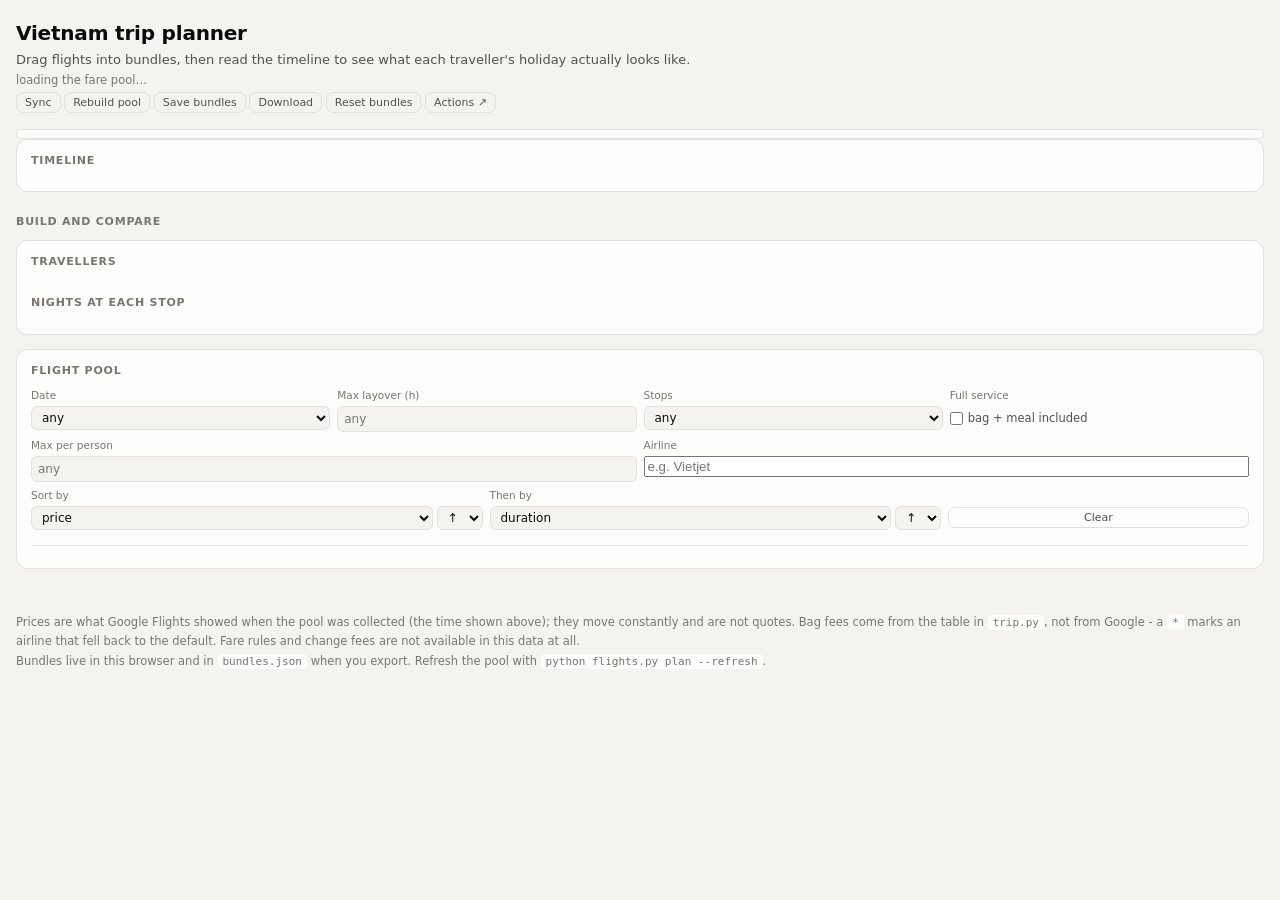
<file: plan.html>
<!DOCTYPE html>
<html lang="en"><head>
<meta charset="utf-8">
<meta name="viewport" content="width=device-width,initial-scale=1">
<title>Vietnam trip planner</title>
<style>
:root{
  --surface-0:#f4f3f0; --surface-1:#fcfcfb; --border:#e3e1dc;
  --text-primary:#0b0b0b; --text-secondary:#52514e; --text-muted:#78766f;
  --series-1:#2a78d6; --series-1-fill:rgba(42,120,214,.12);
  --good:#0ca30c; --critical:#d03b3b; --warning:#fab219; --grid:#e8e6e1;
  color-scheme:light;
}
@media (prefers-color-scheme:dark){
  :root:where(:not([data-theme="light"])){
    --surface-0:#111110; --surface-1:#1a1a19; --border:#2f2f2c;
    --text-primary:#ffffff; --text-secondary:#c3c2b7; --text-muted:#8f8e85;
    --series-1:#3987e5; --series-1-fill:rgba(57,135,229,.18);
    --good:#0ca30c; --critical:#d03b3b; --warning:#fab219; --grid:#2a2a27;
    color-scheme:dark;
  }
}
:root[data-theme="dark"]{
  --surface-0:#111110; --surface-1:#1a1a19; --border:#2f2f2c;
  --text-primary:#ffffff; --text-secondary:#c3c2b7; --text-muted:#8f8e85;
  --series-1:#3987e5; --series-1-fill:rgba(57,135,229,.18);
  --good:#0ca30c; --critical:#d03b3b; --warning:#fab219; --grid:#2a2a27;
  color-scheme:dark;
}

*{box-sizing:border-box}
body{margin:0;padding:18px 16px 60px;background:var(--surface-0);color:var(--text-primary);
  font:13.5px/1.5 ui-sans-serif,system-ui,-apple-system,"Segoe UI",Roboto,sans-serif}
.wrap{max-width:1560px;margin:0 auto}
h1{font-size:20px;margin:0 0 2px;letter-spacing:-.01em}
.lede{color:var(--text-secondary);margin:0 0 2px;font-size:13px}
.runbar{color:var(--text-muted);font-size:11.5px;margin:0 0 16px}
.panel{background:var(--surface-1);border:1px solid var(--border);border-radius:11px;padding:13px 14px}
.sectitle{font-size:11px;text-transform:uppercase;letter-spacing:.07em;color:var(--text-muted);
  margin:0 0 9px;font-weight:600}
.board{display:grid;grid-template-columns:240px minmax(400px,440px) 1fr;gap:14px;align-items:start}
@media (max-width:1320px){.board{grid-template-columns:1fr}}
.boardtitle{margin:22px 0 9px}

/* The summary is the one thing that should read at a glance, so it gets the
   only large type on the page besides the bundle totals. */
.summary{padding:4px 6px}
.cmp{display:flex;gap:10px;overflow-x:auto;padding:8px 6px}
.cmpcard{flex:1 1 0;min-width:210px;border:1px solid var(--border);border-radius:10px;
  padding:11px 13px;cursor:pointer;background:transparent;text-align:left;
  font-family:inherit;color:inherit;position:relative;transition:border-color .12s}
.cmpcard:hover{border-color:var(--series-1)}
.cmpcard.on{border-color:var(--series-1);box-shadow:inset 0 0 0 1px var(--series-1)}
.cmpcard.best{background:color-mix(in srgb,var(--good) 6%,transparent)}
.cmpname{display:flex;align-items:center;gap:6px;font-size:12.5px;font-weight:600;margin-bottom:3px}
.cmptot{font-size:26px;font-weight:650;letter-spacing:-.02em;font-variant-numeric:tabular-nums;
  line-height:1.15;display:block}
.cmpdelta{font-size:11.5px;margin-top:1px}
.cmpstats{display:flex;gap:12px;margin-top:8px;padding-top:8px;border-top:1px solid var(--grid)}
.cmpstat{font-size:11px;color:var(--text-muted);line-height:1.35}
.cmpstat b{display:block;font-size:12.5px;color:var(--text-primary);font-weight:600;
  font-variant-numeric:tabular-nums}

/* left rail */
.trav{display:flex;flex-direction:column;gap:6px;margin-bottom:16px}
.travrow{display:flex;align-items:center;gap:8px;padding:6px 8px;border:1px solid var(--border);
  border-radius:8px;cursor:pointer;background:transparent;text-align:left;font:inherit;color:inherit;width:100%}
.travrow[aria-pressed="false"]{opacity:.42}
.dot{width:9px;height:9px;border-radius:50%;flex:none}
.travrow b{font-size:12.5px;font-weight:600;display:block}
.travrow span{font-size:11px;color:var(--text-muted)}
.stop{border:1px solid var(--border);border-radius:8px;padding:8px 9px;margin-bottom:7px}
.stop b{font-size:12.5px}
.stop .row{display:flex;align-items:center;gap:6px;margin-top:6px}
.stop label{font-size:11px;color:var(--text-muted);min-width:36px}
input[type=number],select{font:inherit;font-size:12px;padding:3px 6px;border-radius:6px;
  border:1px solid var(--border);background:var(--surface-0);color:var(--text-primary);width:62px}
/* Filters live with the pool they filter, laid out across rather than down so
   they cost little vertical space above the cards. */
.filters{border-bottom:1px solid var(--grid);padding-bottom:9px;margin-bottom:9px}
.filters label{font-size:10.5px;color:var(--text-muted);display:block;margin:0 0 2px}
.frow{display:flex;gap:7px;margin-bottom:6px}
.frow>span{flex:1 1 0;min-width:0}
.frow>span.wide{flex:1.5 1 0}
.filters select,.filters input{width:100%;min-width:0}
.filters .chk label.inline{display:flex;align-items:center;gap:5px;font-size:11.5px;
  color:var(--text-secondary);margin:0;padding:4px 0;white-space:nowrap}
.filters .chk input[type=checkbox]{width:auto;flex:none;margin:0}
.sortrow{display:flex;gap:4px}
.sortrow select:first-child{flex:1;min-width:0}
.sortrow select:last-child{width:46px;flex:none}
.tedit{border:1px solid var(--border);border-radius:8px;padding:8px 9px;margin-bottom:6px}
.tedit .tr{display:flex;gap:5px;align-items:center;margin-top:5px}
.tedit .tr label{font-size:10.5px;color:var(--text-muted);width:30px;flex:none;margin:0}
.tedit input{width:100%;font-size:11.5px}
.tedit input.code{text-transform:uppercase}
.note{font-size:10.5px;color:var(--warning);margin:5px 0 0}

/* pool */
.slotname{font-size:12px;color:var(--text-secondary);margin:0 0 8px}
.slotname b{color:var(--text-primary)}
.card{border:1px solid var(--border);border-radius:9px;padding:8px 9px;margin-bottom:6px;
  cursor:grab;background:var(--surface-1)}
.card:active{cursor:grabbing}
.card.dragging{opacity:.4}
.card:hover{border-color:var(--series-1)}
.card .top{display:flex;justify-content:space-between;gap:8px;align-items:baseline}
.card .air{font-weight:600;font-size:12.5px}
.card .pr{font-weight:650;font-variant-numeric:tabular-nums;white-space:nowrap}
.card .mid{font-size:11.5px;color:var(--text-secondary);font-variant-numeric:tabular-nums;margin-top:2px}
.card .tags{margin-top:4px;display:flex;gap:4px;flex-wrap:wrap}
.tag{font-size:10px;padding:1px 6px;border-radius:999px;border:1px solid var(--border);color:var(--text-muted)}
.tag.bad{color:var(--critical);border-color:color-mix(in srgb,var(--critical) 40%,transparent)}
.tag.warn{color:var(--warning);border-color:color-mix(in srgb,var(--warning) 55%,transparent)}
.tag.good{color:var(--good);border-color:color-mix(in srgb,var(--good) 40%,transparent)}
.poolscroll{max-height:660px;overflow-y:auto;padding-right:3px}

/* bundles */
.bundles{display:flex;gap:12px;align-items:start;overflow-x:auto;padding-bottom:4px}
.bundle{flex:1 1 0;min-width:300px;background:var(--surface-1);border:1px solid var(--border);
  border-radius:11px;padding:11px 12px}
.bundle.active{border-color:var(--series-1);box-shadow:0 0 0 1px var(--series-1)}
.bhead{display:flex;align-items:center;gap:7px;margin-bottom:3px}
.bname{font-weight:650;font-size:14px;background:transparent;border:none;color:inherit;
  font-family:inherit;padding:1px 3px;border-radius:5px;min-width:0;flex:1}
.bname:hover,.bname:focus{background:var(--surface-0);outline:none}
.btot{font-size:18px;font-weight:650;font-variant-numeric:tabular-nums;letter-spacing:-.01em}
.bsub{font-size:11px;color:var(--text-muted);margin-bottom:9px}
.miniact{font-size:11px;padding:3px 8px;border-radius:7px;border:1px solid var(--border);
  background:transparent;color:var(--text-secondary);cursor:pointer;font-family:inherit;white-space:nowrap}
.miniact:hover{border-color:var(--series-1);color:var(--series-1)}
.gblock{border-top:1px solid var(--grid);padding-top:6px;margin-top:6px}
.glabel{display:flex;align-items:center;gap:6px;font-size:11.5px;font-weight:600;margin-bottom:4px}
.glabel .hrs{margin-left:auto;font-weight:400;color:var(--text-muted);font-variant-numeric:tabular-nums}
.slot{border:1px dashed var(--border);border-radius:7px;padding:4px 7px;margin-bottom:3px;
  font-size:11.5px;cursor:pointer;background:transparent;width:100%;text-align:left;
  font-family:inherit;color:var(--text-secondary);display:block}
.slot.filled{border-style:solid;color:var(--text-primary)}
.slot.focused{border-color:var(--series-1);background:color-mix(in srgb,var(--series-1) 8%,transparent)}
.slot.over{border-color:var(--good);background:color-mix(in srgb,var(--good) 12%,transparent)}
.slot.valid{border-color:color-mix(in srgb,var(--good) 55%,transparent)}
.slot .sk{font-size:10px;text-transform:uppercase;letter-spacing:.05em;color:var(--text-muted)}
.slot .sv{font-variant-numeric:tabular-nums}
.slot .sx{float:right;color:var(--text-muted)}

/* timeline */
.tlwrap{overflow-x:auto}
.tl{min-width:760px}
.tlrow{display:grid;grid-template-columns:150px 1fr;gap:10px;align-items:center;margin-bottom:5px}
.tlname{font-size:11.5px;color:var(--text-secondary);text-align:right;
  overflow:hidden;text-overflow:ellipsis;white-space:nowrap}
.tltrack{position:relative;height:26px;background:var(--surface-0);border-radius:6px;
  border:1px solid var(--grid)}
.bar{position:absolute;top:3px;height:20px;border-radius:4px;font-size:10px;line-height:20px;
  padding:0 5px;color:#fff;white-space:nowrap;overflow:hidden;box-shadow:0 0 0 2px var(--surface-0)}
.bar.transit{background:var(--text-muted);opacity:.55;color:#fff}
.bar.sgn{background:var(--series-1)}
.bar.pqc{background:#1baf7a}
.tlaxis{display:grid;grid-template-columns:150px 1fr;gap:10px;margin-bottom:4px}
.ticks{position:relative;height:15px}
.tick{position:absolute;font-size:10px;color:var(--text-muted);transform:translateX(-50%)}
.tlkey{display:flex;gap:12px;font-size:11px;color:var(--text-muted);margin-top:8px;flex-wrap:wrap}
.tlkey i{display:inline-block;width:10px;height:10px;border-radius:3px;margin-right:4px;vertical-align:-1px}

/* compare strip */
table{width:100%;border-collapse:collapse;font-size:12px}
th{text-align:left;font-weight:600;color:var(--text-secondary);border-bottom:1px solid var(--border);
  padding:5px 9px 5px 0;white-space:nowrap}
td{padding:5px 9px 5px 0;border-bottom:1px solid var(--grid);color:var(--text-secondary)}
tr:last-child td{border-bottom:none}
.num{font-variant-numeric:tabular-nums;white-space:nowrap}
.win{color:var(--good);font-weight:650}
.empty{color:var(--text-muted);font-size:12.5px;margin:10px 0}
footer{max-width:1560px;margin:26px auto 0;color:var(--text-muted);font-size:11.5px;line-height:1.7}
code{background:var(--surface-1);padding:1px 5px;border-radius:4px;font-size:11px;
  font-family:ui-monospace,SFMono-Regular,Consolas,monospace}
</style>
</head><body>
<div class="wrap">
  <h1>Vietnam trip planner</h1>
  <p class="lede">Drag flights into bundles, then read the timeline to see what
     each traveller's holiday actually looks like.</p>
  <p class="runbar">
    <span id="runstats">loading the fare pool…</span>
  </p>
  <p class="runbar" style="margin-top:-13px">
    <button class="miniact" id="act-sync" title="Pull the latest prices and rebuild this page">Sync</button>
    <button class="miniact" id="act-rebuild" title="Start a full pool rebuild in the cloud">Rebuild pool</button>
    <button class="miniact" id="act-save" title="Write your bundles into the project and push, so the cloud watches them">Save bundles</button>
    <button class="miniact" id="export" title="Download bundles.json instead (for when the planner is not being served)">Download</button>
    <button class="miniact" id="reseed">Reset bundles</button>
    <a class="miniact" style="text-decoration:none" target="_blank" rel="noopener" href="https://github.com/adeshag17/vietnam-flights/actions" title="Watch the cloud runs on GitHub">Actions &#8599;</a>
    <span id="livestatus" style="margin-left:8px"></span>
  </p>

  <!-- The answer first: how the bundles compare, and what the chosen one
       actually gives each traveller. Editing comes below. -->
  <section class="panel summary">
    <div id="compare"></div>
  </section>

  <section class="panel">
    <p class="sectitle" id="tlhead">Timeline</p>
    <div id="timeline"></div>
  </section>

  <p class="sectitle boardtitle">Build and compare</p>
  <div class="board">
    <div>
      <div class="panel">
        <p class="sectitle">Travellers</p>
        <div class="trav" id="travellers"></div>
        <p class="sectitle">Nights at each stop</p>
        <div id="spine"></div>
      </div>
    </div>

    <div class="panel">
      <p class="sectitle">Flight pool</p>
      <p class="slotname" id="poolhead"></p>
      <div class="filters">
        <div class="frow">
          <span><label>Date</label>
            <select data-filter="date" id="f-date"><option value="">any</option></select></span>
          <span><label>Max layover (h)</label>
            <input type="number" data-filter="maxLayover" min="1" max="12" placeholder="any"></span>
          <span><label>Stops</label>
            <select data-filter="maxStops"><option value="">any</option>
              <option value="0">nonstop</option><option value="1">1 stop</option></select></span>
          <span class="chk"><label>Full service</label>
            <label class="inline"><input type="checkbox" data-filter="fullService">
              bag + meal included</label></span>
        </div>
        <div class="frow">
          <span><label>Max per person</label>
            <input type="number" data-filter="maxPrice" step="1000" placeholder="any"></span>
          <span><label>Airline</label>
            <input type="text" data-filter="airline" placeholder="e.g. Vietjet"></span>
        </div>
        <div class="frow">
          <span class="wide"><label>Sort by</label>
            <div class="sortrow">
              <select data-filter="sort1">
                <option value="price">price</option><option value="date">date</option>
                <option value="depart">dep time</option><option value="arrive">arr time</option>
                <option value="duration">duration</option>
                <option value="stops">stops</option><option value="layover">layover</option>
                <option value="airline">airline</option>
              </select>
              <select data-filter="dir1"><option value="asc">&uarr;</option>
                <option value="desc">&darr;</option></select>
            </div></span>
          <span class="wide"><label>Then by</label>
            <div class="sortrow">
              <select data-filter="sort2">
                <option value="">none</option>
                <option value="duration" selected>duration</option><option value="price">price</option>
                <option value="date">date</option>
                <option value="depart">dep time</option><option value="arrive">arr time</option>
                <option value="stops">stops</option><option value="layover">layover</option>
                <option value="airline">airline</option>
              </select>
              <select data-filter="dir2"><option value="asc">&uarr;</option>
                <option value="desc">&darr;</option></select>
            </div></span>
          <span><label>&nbsp;</label>
            <button class="miniact" id="fclear" style="width:100%">Clear</button></span>
        </div>
      </div>
      <div class="poolscroll" id="pool"></div>
    </div>

    <div class="bundles" id="bundles"></div>
  </div>
</div>
<footer>
  Prices are what Google Flights showed when the pool was collected
  (the time shown above); they move constantly and are not quotes. Bag fees come from the
  table in <code>trip.py</code>, not from Google - a <code>*</code> marks an
  airline that fell back to the default. Fare rules and change fees are not
  available in this data at all.<br>
  Bundles live in this browser and in <code>bundles.json</code> when you export.
  Refresh the pool with <code>python flights.py plan --refresh</code>.
</footer>
<script>// Runs inside the Plan tab's frame, before the planner itself.
//
// The page is public and carries no data, so everything comes from the app
// around it: the fare pool and the saved bundles, both fetched from the
// private repository with the person's token. And the planner's buttons -
// which on the laptop post to its server - get the app's writer instead.
window.__DUMP__ = parent.__planDump();
window.__planApi = (action, body) => parent.__planWrite(action, body);

(function () {
  const d = window.__DUMP__;
  const offers = d.flights.reduce((n, f) => n + f.offers.length, 0);
  const when = new Date(d.generated_at).toLocaleString('en-GB', {
    day: 'numeric', month: 'short', year: 'numeric',
    hour: '2-digit', minute: '2-digit'});
  const stats = document.getElementById('runstats');
  if (stats) stats.textContent = `${d.totals.people} travellers · ${offers} ` +
    `flights across ${d.flights.length} route-dates · collected ${when} from ` +
    d.provider;

  // The planner keeps its working bundles in this browser. A browser that
  // has never opened it starts from the bundles saved to the repository -
  // the ones the cloud prices - rather than from blank defaults.
  try {
    const KEY = 'vietnam-bundles-v2';
    if (localStorage.getItem(KEY)) return;
    const saved = parent.__planBundles();
    if (!saved || !saved.bundles || !saved.bundles.length) return;
    const base = saved.bundles.find(b => b.baseline);
    localStorage.setItem(KEY, JSON.stringify({
      bundles: saved.bundles.map(b => ({id: b.id, name: b.name, picks: b.picks})),
      shape: saved.shape,
      baseline: base ? base.id : null,
      travellers: saved.travellers,
    }));
  } catch (e) { /* storage unavailable: the planner seeds its own */ }
})();
</script>
<script>
const D = window.__DUMP__;
const CUR = D.currency;
const SLOTS = [
  {key:'hop',      optional:true},
  {key:'out',      optional:false},
  {key:'domestic', optional:false},
  {key:'home',     optional:false},
];

// Slot names spell out the actual route for that traveller. "Home" means
// different things for different people - Disha flies back to Mumbai, not
// Singapore - and a generic label makes you work that out yourself.
function slotLabel(t, key, bundle){
  if (key === 'domestic') return 'SGN → PQC (whole party)';
  if (key === 'home')     return 'PQC → ' + t.home + ' (home)';
  if (key === 'hop')      return t.origin + ' → ' + (t.self_connect_via||[]).join('/') +
                                 ' (optional self-connect)';
  const hop = bundle && bundle.picks[t.key+'|hop'];
  return (hop ? hop.via : t.origin) + ' → SGN';
}

function slotHint(t, key){
  if (key === 'hop') return 'optional — a domestic hop first, then a nonstop from there';
  return 'empty — click, then pick from the pool';
}
const HUE = ['#2a78d6','#eb6834','#1baf7a','#eda100','#e87ba4','#4a3aa7'];

// ---------- helpers -------------------------------------------------------
function money(n){
  if (n==null) return '--';
  const neg=n<0, a=Math.abs(Math.round(n));
  if (CUR==='INR'){
    const d=String(a); let s=d;
    if (d.length>3){ let h=d.slice(0,-3), t=d.slice(-3), p=[];
      while(h.length>2){p.unshift(h.slice(-2));h=h.slice(0,-2);} if(h)p.unshift(h);
      s=p.join(',')+','+t; }
    return (neg?'-':'')+'₹'+s;
  }
  return (neg?'-':'')+CUR+' '+a.toLocaleString();
}
function esc(s){return String(s==null?'':s).replace(/[&<>"]/g,c=>({'&':'&amp;','<':'&lt;','>':'&gt;','"':'&quot;'}[c]));}
function dur(m){const h=Math.floor(m/60);return h+'h '+String(Math.round(m%60)).padStart(2,'0')+'m';}
function hrs(ms){return (ms/3600000);}
function fmtH(h){
  if (h == null) return '--';
  let d = Math.floor(h / 24), r = Math.round(h % 24);
  // Rounding the remainder can land on 24, which has to roll into the day
  // rather than print as "3d 24h".
  if (r === 24){ d += 1; r = 0; }
  return d > 0 ? d + 'd ' + r + 'h' : r + 'h';
}
const MON=['Jan','Feb','Mar','Apr','May','Jun','Jul','Aug','Sep','Oct','Nov','Dec'];
function dmy(iso){const p=iso.slice(0,10).split('-');return (+p[2])+' '+MON[+p[1]-1];}
function T(iso){return new Date(iso+(iso.length<=16?':00':'')).getTime();}

const TRAV = {}; D.travellers.forEach((t,i)=>{TRAV[t.key]=t; t.hue=HUE[i%HUE.length];});

// index the pool: role|group|date|via -> entry
const POOL = {};
D.flights.forEach(f=>{ POOL[[f.role,f.group||'',f.date,f.via||''].join('|')] = f; });

// ---------- trip shape (left rail) ---------------------------------------
const SHAPE = D.spine.map(s=>({...s}));

// The date envelopes decide what the collector fetches. Editing them here does
// nothing on its own - the pool has to be rebuilt afterwards - so the editor
// says so rather than letting you think a wider window found new flights.
const ENVELOPE = {
  arrive:   {from: D.dates.arrive[0],   to: D.dates.arrive[D.dates.arrive.length-1]},
  domestic: {from: D.dates.domestic[0], to: D.dates.domestic[D.dates.domestic.length-1]},
  home:     {from: D.dates.home[0],     to: D.dates.home[D.dates.home.length-1]},
};
const ENVELOPE_LABELS = {
  arrive: 'Arrive ' + D.spine[0].code,
  domestic: D.spine[0].code + ' → ' + D.spine[1].code,
  home: 'Fly home',
};

function envelopeDirty(){
  return ENVELOPE.arrive.from   !== D.dates.arrive[0]
      || ENVELOPE.arrive.to     !== D.dates.arrive[D.dates.arrive.length-1]
      || ENVELOPE.domestic.from !== D.dates.domestic[0]
      || ENVELOPE.domestic.to   !== D.dates.domestic[D.dates.domestic.length-1]
      || ENVELOPE.home.from     !== D.dates.home[0]
      || ENVELOPE.home.to       !== D.dates.home[D.dates.home.length-1];
}

function travellersDirty(){
  return D.travellers.some(t=>{
    const o = ORIGINAL[t.key];
    return o && (o.origin !== t.origin || o.home !== t.home
              || o.adults !== t.adults || o.children !== t.children);
  });
}

const ORIGINAL = {};
D.travellers.forEach(t=>{
  ORIGINAL[t.key] = {origin:t.origin, home:t.home, adults:t.adults, children:t.children};
});

function dateAdd(iso, days){
  const d = new Date(iso+'T00:00:00'); d.setDate(d.getDate()+days);
  return d.getFullYear()+'-'+String(d.getMonth()+1).padStart(2,'0')+'-'+String(d.getDate()).padStart(2,'0');
}

// Every (arrive, transfer, home) combination the nights + flex settings allow.
// Slots are filtered against these, and auto-fill picks from them as a set
// rather than choosing each slot's cheapest in isolation - otherwise you get a
// Phu Quoc flight that leaves the day before the traveller lands in Saigon.
function legalTriples(){
  const [sgn, pqc] = SHAPE, out = [];
  D.dates.arrive.forEach(a=>{
    for (let n1 = Math.max(sgn.nights-sgn.flex,0); n1 <= sgn.nights+sgn.flex; n1++){
      const dom = dateAdd(a, n1);
      if (!D.dates.domestic.includes(dom)) continue;
      for (let n2 = Math.max(pqc.nights-pqc.flex,0); n2 <= pqc.nights+pqc.flex; n2++){
        const hm = dateAdd(dom, n2);
        if (!D.dates.home.includes(hm)) continue;
        out.push({a, dom, hm, n1, n2});
      }
    }
  });
  return out;
}

function legalDates(){
  const out = {out:new Set(), domestic:new Set(), home:new Set()};
  legalTriples().forEach(t=>{ out.out.add(t.a); out.domestic.add(t.dom); out.home.add(t.hm); });
  return out;
}

// ---------- bundles -------------------------------------------------------
const STORE_KEY = 'vietnam-bundles-v2';
let BUNDLES = [], ACTIVE = 0, FOCUS = null;   // FOCUS = {group, slot}
let BASELINE_ID = null;   // a bundle to measure the others against
const FILTERS = {date:'', maxStops:'', maxLayover:'', maxPrice:'', airline:'',
                 fullService:false,
                 sort1:'price', sort2:'duration', dir1:'asc', dir2:'asc'};

// Sort keys. "arrive" is the one that decides how many hours on the ground a
// flight buys you, which is why it is worth sorting by even though price is
// the obvious default.
const SORTERS = {
  price:    o => o.pp_with_bag,
  // Date alone, so the secondary key orders within each day. "depart" sorts
  // by the full timestamp, which is date and time together.
  date:     o => o.date || o.dep_iso.slice(0,10),
  duration: o => o.duration_min,
  depart:   o => o.dep_iso,
  arrive:   o => o.arr_iso,
  stops:    o => o.stops,
  layover:  o => o.max_layover_min,
  airline:  o => o.airline_label.toLowerCase(),
};

function compareOffers(a, b){
  for (const [key, dir] of [[FILTERS.sort1, FILTERS.dir1], [FILTERS.sort2, FILTERS.dir2]]){
    if (!key || !SORTERS[key]) continue;
    const va = SORTERS[key](a.o), vb = SORTERS[key](b.o);
    if (va < vb) return dir === 'desc' ? 1 : -1;
    if (va > vb) return dir === 'desc' ? -1 : 1;
  }
  return 0;
}
const SHOWN = new Set(D.travellers.map(t=>t.key));

function blank(name){ return {id:'b'+Math.random().toString(36).slice(2,8), name, picks:{}}; }

function travEdits(){
  const out = {};
  D.travellers.forEach(t=>{
    out[t.key] = {origin:t.origin, home:t.home, adults:t.adults, children:t.children};
  });
  return out;
}

function save(){
  try{
    localStorage.setItem(STORE_KEY, JSON.stringify({
      bundles:BUNDLES, shape:SHAPE, baseline:BASELINE_ID, travellers:travEdits(),
      envelope:ENVELOPE,
    }));
  }catch(e){}
}

function load(){
  try{
    const raw = localStorage.getItem(STORE_KEY);
    if (!raw) return false;
    const o = JSON.parse(raw);
    if (o.shape) o.shape.forEach((s,i)=>{ if(SHAPE[i]){SHAPE[i].nights=s.nights; SHAPE[i].flex=s.flex;} });
    if (o.travellers) Object.keys(o.travellers).forEach(k=>{
      if (!TRAV[k]) return;
      Object.assign(TRAV[k], o.travellers[k]);
      TRAV[k].people = TRAV[k].adults + TRAV[k].children;
    });
    if (o.envelope) Object.keys(ENVELOPE).forEach(k=>{
      if (o.envelope[k]) Object.assign(ENVELOPE[k], o.envelope[k]);
    });
    BASELINE_ID = o.baseline || null;
    if (!o.bundles || !o.bundles.length) return false;
    BUNDLES = o.bundles;
    return true;
  }catch(e){ return false; }
}

function duplicate(index){
  const src = BUNDLES[index];
  const copy = blank(src.name + ' (copy)');
  copy.picks = JSON.parse(JSON.stringify(src.picks));
  BUNDLES.push(copy);
  ACTIVE = BUNDLES.length - 1;
  save();
}

// The whole party flies SGN->PQC together, so picking it once and pushing it
// to everyone is the normal case, not a shortcut.
function applyToAll(bundle, groupKey, slot){
  const pick = pickOf(bundle, groupKey, slot);
  if (!pick) return 0;
  let n = 0;
  D.travellers.forEach(t=>{
    if (t.key === groupKey) return;
    // Only meaningful where the route is shared - the domestic hop is, an
    // outbound from someone else's home city is not.
    const entry = POOL[[pick.role, '', pick.date, pick.via||''].join('|')]
               || POOL[[pick.role, t.key, pick.date, pick.via||''].join('|')];
    if (!entry) return;
    const offer = entry.offers.find(o=>o.fingerprint === pick.fingerprint);
    if (!offer) return;
    put(bundle, t.key, slot, entry, offer);
    n++;
  });
  save();
  return n;
}

function poolFor(groupKey, slot, bundle){
  const legal = legalDates();
  const res = [];
  const dates = slot==='home' ? D.dates.home : (slot==='domestic' ? D.dates.domestic : D.dates.arrive);
  dates.forEach(date=>{
    if (legal[slot==='hop'?'out':slot] && !legal[slot==='hop'?'out':slot].has(date)) return;
    let entry = null;
    if (slot==='domestic') entry = POOL[['domestic','',date,''].join('|')];
    else if (slot==='hop'){
      (TRAV[groupKey].self_connect_via||[]).forEach(via=>{
        const e = POOL[['hop',groupKey,date,via].join('|')];
        if (e) res.push(e);
      });
      return;
    }
    else if (slot==='out'){
      const hop = bundle && bundle.picks[groupKey+'|hop'];
      if (hop){ entry = POOL[['out_via',groupKey,date,hop.via].join('|')]; }
      else { entry = POOL[['out',groupKey,date,''].join('|')]; }
    }
    else if (slot==='home') entry = POOL[['home',groupKey,date,''].join('|')];
    if (entry) res.push(entry);
  });
  return res;
}

function offersFor(groupKey, slot, bundle){
  const rows = [];
  poolFor(groupKey, slot, bundle).forEach(entry=>{
    entry.offers.forEach(o=> rows.push({entry, o}));
  });
  const floor = D.earliest_departure;
  return rows.filter(({entry, o})=>{
    // Leaving before the agreed day is not a saving worth surfacing.
    if (floor && entry.role !== 'home' && (o.date || entry.date) < floor) return false;
    if (FILTERS.date && (o.date || entry.date) !== FILTERS.date) return false;
    if (FILTERS.fullService && !o.full_service) return false;
    if (FILTERS.maxStops!=='' && o.stops > +FILTERS.maxStops) return false;
    if (FILTERS.maxLayover!=='' && o.max_layover_min > +FILTERS.maxLayover*60) return false;
    if (FILTERS.maxPrice!=='' && o.pp_with_bag > +FILTERS.maxPrice) return false;
    if (FILTERS.airline && !o.airline_label.toLowerCase().includes(FILTERS.airline.toLowerCase())) return false;
    return true;
  }).sort(compareOffers);
}

function pickOf(bundle, groupKey, slot){ return bundle.picks[groupKey+'|'+slot] || null; }

function assign(bundle, groupKey, slot, entry, offer){
  bundle.picks[groupKey+'|'+slot] = {
    poolId: entry.id, role: entry.role, via: entry.via||null, date: entry.date,
    route: entry.route, origin: entry.origin, destination: entry.destination,
    people: entry.people, fingerprint: offer.fingerprint,
  };
  // Choosing a first hop invalidates a direct outbound picked earlier.
  if (slot==='hop'){
    const out = pickOf(bundle, groupKey, 'out');
    if (out && out.role !== 'out_via') delete bundle.picks[groupKey+'|out'];
  }
  save(); renderAll();
}

function resolve(pick){
  if (!pick) return null;
  const entry = D.flights.find(f=>f.id===pick.poolId);
  if (!entry) return null;
  const offer = entry.offers.find(o=>o.fingerprint===pick.fingerprint);
  return offer ? {entry, o:offer} : null;
}

function put(bundle, groupKey, slot, entry, offer){
  bundle.picks[groupKey+'|'+slot] = {
    poolId:entry.id, role:entry.role, via:entry.via||null, date:entry.date,
    route:entry.route, origin:entry.origin, destination:entry.destination,
    people:entry.people, fingerprint:offer.fingerprint,
  };
}

function cheapestOf(offers, predicate){
  let best = null;
  (offers||[]).forEach(o=>{
    if (predicate && !predicate(o)) return;
    if (!best || o.pp_with_bag < best.pp_with_bag) best = o;
  });
  return best;
}

// Auto-fill chooses ONE transfer date for the whole party - everybody flies to
// Phu Quoc together - then, for each traveller, the cheapest outbound that
// actually lands before that flight leaves, and the cheapest way home. It
// scores every candidate transfer date and keeps the cheapest that works for
// everyone, so the result is always internally consistent.
function autofill(bundle){
  const triples = legalTriples();
  if (!triples.length) return;

  const byDom = {};
  triples.forEach(t=>{ (byDom[t.dom] = byDom[t.dom] || []).push(t); });

  let winner = null;
  Object.keys(byDom).forEach(dom=>{
    const domEntry = POOL[['domestic','',dom,''].join('|')];
    const domOffer = domEntry && cheapestOf(domEntry.offers);
    if (!domOffer) return;

    const floor = D.earliest_departure;
    const arriveDates = [...new Set(byDom[dom].map(t=>t.a))]
      .filter(a => !floor || a >= floor);
    const homeDates   = [...new Set(byDom[dom].map(t=>t.hm))];

    let cost = 0, choice = {}, ok = true;
    D.travellers.forEach(t=>{
      let bestOut = null, bestHome = null;
      arriveDates.forEach(a=>{
        const e = POOL[['out',t.key,a,''].join('|')];
        // Must be on the ground before the Phu Quoc flight pushes back.
        const o = e && cheapestOf(e.offers, x=>T(x.arr_iso) < T(domOffer.dep_iso));
        if (o && (!bestOut || o.pp_with_bag < bestOut.o.pp_with_bag)) bestOut = {e, o};
      });
      homeDates.forEach(h=>{
        const e = POOL[['home',t.key,h,''].join('|')];
        const o = e && cheapestOf(e.offers, x=>T(x.dep_iso) > T(domOffer.arr_iso));
        if (o && (!bestHome || o.pp_with_bag < bestHome.o.pp_with_bag)) bestHome = {e, o};
      });
      if (!bestOut || !bestHome){ ok = false; return; }
      cost += bestOut.o.price_total + bestOut.o.bag_pp * t.people
            + bestHome.o.price_total + bestHome.o.bag_pp * t.people
            + (domOffer.price_pp + domOffer.bag_pp) * t.people;
      choice[t.key] = {out:bestOut, home:bestHome};
    });

    if (ok && (!winner || cost < winner.cost))
      winner = {cost, domEntry, domOffer, choice};
  });

  if (!winner){
    // Nothing coherent exists in the pool for the current nights/flex.
    return false;
  }
  D.travellers.forEach(t=>{
    const c = winner.choice[t.key];
    put(bundle, t.key, 'out', c.out.e, c.out.o);
    put(bundle, t.key, 'domestic', winner.domEntry, winner.domOffer);
    put(bundle, t.key, 'home', c.home.e, c.home.o);
  });
  save();
  return true;
}

// ---------- bundle maths --------------------------------------------------
function analyse(bundle){
  const per = {}; let total = 0, complete = true;
  D.travellers.forEach(t=>{
    const g = {key:t.key, cost:0, travel:0, flags:[], legs:{}, missing:[]};
    ['hop','out','domestic','home'].forEach(slot=>{
      const r = resolve(pickOf(bundle,t.key,slot));
      if (!r){ if (slot!=='hop') g.missing.push(slot); return; }
      g.legs[slot] = r;
      // Always price per head then multiply. The domestic hop is quoted for
      // all seven so it has to be a share anyway, and doing it uniformly means
      // editing a group's passenger count re-costs correctly instead of
      // silently keeping the fare that was quoted for the old headcount.
      g.cost += (r.o.price_pp + r.o.bag_pp) * t.people;
      g.travel += r.o.duration_min;
      // The shared hop is quoted for the whole party on purpose, so taking a
      // share of it is the design, not a discrepancy worth flagging. Anything
      // else priced for a different headcount is.
      if (slot !== 'domestic' && t.people !== r.entry.people)
        g.flags.push({k:'warn', t:'priced for '+r.entry.people+
          ' - scaled to '+t.people+', refresh to confirm'});
      if (r.o.bag_estimated) g.flags.push({k:'warn', t:'bag fee estimated'});
      if (t.prefs.max_stops!=null && r.o.stops>t.prefs.max_stops)
        g.flags.push({k:'bad', t:'more stops than preferred'});
      if (t.prefs.max_layover_min && r.o.max_layover_min>t.prefs.max_layover_min)
        g.flags.push({k:'bad', t:'long layover'});
      if (t.prefs.redeye_window){
        const h = +r.o.dep_iso.slice(11,13), [a,b] = t.prefs.redeye_window;
        if (a>b ? (h>=a||h<b) : (h>=a&&h<b)) g.flags.push({k:'warn', t:'red-eye departure'});
      }
    });
    if (g.missing.length) complete = false;

    if (g.legs.out && g.legs.domestic){
      g.sgnIn  = T(g.legs.out.o.arr_iso);
      g.sgnOut = T(g.legs.domestic.o.dep_iso);
      g.sgnH   = hrs(g.sgnOut - g.sgnIn);
      if (t.prefs.land_by_hour!=null && +g.legs.out.o.arr_iso.slice(11,13) >= t.prefs.land_by_hour)
        g.flags.push({k:'warn', t:'lands after '+t.prefs.land_by_hour+':00'});
      if (g.sgnH < 0) g.flags.push({k:'bad', t:'leaves SGN before landing'});
    }
    if (g.legs.domestic && g.legs.home){
      g.pqcIn  = T(g.legs.domestic.o.arr_iso);
      g.pqcOut = T(g.legs.home.o.dep_iso);
      g.pqcH   = hrs(g.pqcOut - g.pqcIn);
      if (g.pqcH < 0) g.flags.push({k:'bad', t:'leaves PQC before landing'});
    }
    if (g.legs.hop && g.legs.out){
      const gap = hrs(T(g.legs.out.o.dep_iso) - T(g.legs.hop.o.arr_iso));
      g.connect = gap;
      g.flags.push(gap < 3
        ? {k:'bad', t:'self-connect only '+gap.toFixed(1)+'h - separate tickets'}
        : {k:'warn', t:'self-connect '+gap.toFixed(1)+'h on separate tickets'});
    }
    per[t.key] = g; total += g.cost;
  });

  // When is everybody in the same place?
  const withSgn = Object.values(per).filter(g=>g.sgnIn!=null);
  const withPqc = Object.values(per).filter(g=>g.pqcIn!=null);
  const together = {};
  if (withSgn.length === D.travellers.length)
    together.sgn = hrs(Math.min(...withSgn.map(g=>g.sgnOut)) - Math.max(...withSgn.map(g=>g.sgnIn)));
  if (withPqc.length === D.travellers.length)
    together.pqc = hrs(Math.min(...withPqc.map(g=>g.pqcOut)) - Math.max(...withPqc.map(g=>g.pqcIn)));

  // Hotels: a flight that saves money by arriving a day early has saved
  // nothing if it adds a night. Charged per room, per stop, from the nights
  // the chosen flights actually imply.
  let hotel = 0;
  D.travellers.forEach(t=>{
    const g = per[t.key];
    if (!g) return;
    const rooms = t.rooms || Math.max(1, Math.ceil(t.people / 2));
    g.nights = {};
    [['sgnH', 0], ['pqcH', 1]].forEach(([field, i])=>{
      const hours = g[field];
      if (hours == null || hours <= 0 || !D.spine[i]) return;
      const nights = Math.max(1, Math.round(hours / 24));
      g.nights[D.spine[i].code] = nights;
      hotel += nights * (D.spine[i].room_rate || 0) * rooms;
    });
  });
  const flightsOnly = total;
  total += hotel;

  const sgnHs = withSgn.map(g=>g.sgnH), pqcHs = withPqc.map(g=>g.pqcH);
  return {
    per, total, hotel, flights: flightsOnly, complete, together,
    minSgn: sgnHs.length?Math.min(...sgnHs):null,
    minPqc: pqcHs.length?Math.min(...pqcHs):null,
    baseline: D.totals.baseline,
    flags: Object.values(per).reduce((a,g)=>a+g.flags.filter(f=>f.k==='bad').length,0),
  };
}

// ---------- rendering -----------------------------------------------------
let EDITING = false;

function renderRail(){
  const host = document.getElementById('travellers');
  if (EDITING){
    // Editing origin or home points at routes the pool may not contain, so the
    // editor says plainly which ones are missing and what to run.
    host.innerHTML = D.travellers.map(t=>{
      const missing = [];
      if (!D.flights.some(f=>f.role==='out' && f.group===t.key && f.origin===t.origin))
        missing.push(t.origin+'→SGN');
      if (!D.flights.some(f=>f.role==='home' && f.group===t.key && f.destination===t.home))
        missing.push('PQC→'+t.home);
      return '<div class="tedit"><div class="glabel">'+
        '<span class="dot" style="background:'+t.hue+'"></span>'+esc(t.short)+'</div>'+
        '<div class="tr"><label>from</label>'+
          '<input class="code" maxlength="3" value="'+esc(t.origin)+'" data-te="'+t.key+'|origin">'+
          '<label>home</label>'+
          '<input class="code" maxlength="3" value="'+esc(t.home)+'" data-te="'+t.key+'|home"></div>'+
        '<div class="tr"><label>adults</label>'+
          '<input type="number" min="1" max="9" value="'+t.adults+'" data-te="'+t.key+'|adults">'+
          '<label>kids</label>'+
          '<input type="number" min="0" max="8" value="'+t.children+'" data-te="'+t.key+'|children"></div>'+
        (missing.length?'<p class="note">no flights in the pool for '+esc(missing.join(', '))+
          ' — rebuild the pool to fetch them</p>':'')+
        '</div>';
    }).join('')
    + '<p class="sectitle" style="margin-top:14px">Dates to search</p>'
    + Object.keys(ENVELOPE).map(k=>
        '<div class="tedit"><div class="glabel">'+esc(ENVELOPE_LABELS[k])+'</div>'+
        '<div class="tr"><label>from</label>'+
          '<input type="date" value="'+ENVELOPE[k].from+'" data-env="'+k+'|from">'+
        '</div><div class="tr"><label>to</label>'+
          '<input type="date" value="'+ENVELOPE[k].to+'" data-env="'+k+'|to">'+
        '</div></div>').join('')
    + ((envelopeDirty() || travellersDirty())
        ? '<p class="note">Changed. These only take effect once the pool is '
          + 'rebuilt — export, then run <code>bundles --import</code> and '
          + '<code>refresh-cloud</code>.</p>'
        : '')
    + '<button class="miniact" id="tdone" style="width:100%;margin-top:4px">Done editing</button>'
    + '<button class="miniact" id="texport" style="width:100%;margin-top:4px">Download trip-config.json</button>';
    return;
  }
  host.innerHTML = D.travellers.map(t=>
    '<button class="travrow" type="button" data-t="'+t.key+'" aria-pressed="'+SHOWN.has(t.key)+'">'+
    '<span class="dot" style="background:'+t.hue+'"></span><span style="min-width:0">'+
    '<b>'+esc(t.short)+'</b><span>'+t.origin+' → SGN · home '+t.home+
    ' · '+t.people+'p</span></span></button>').join('') +
    '<button class="miniact" id="tedit" style="width:100%;margin-top:4px">Edit travellers</button>';

  document.getElementById('spine').innerHTML = SHAPE.map((s,i)=>
    '<div class="stop"><b>'+esc(s.label)+'</b>'+
    '<div class="row"><label>nights</label>'+
    '<input type="number" min="1" max="14" value="'+s.nights+'" data-spine="'+i+'" data-f="nights">'+
    '<label>±</label>'+
    '<input type="number" min="0" max="4" value="'+s.flex+'" data-spine="'+i+'" data-f="flex">'+
    '</div></div>').join('');
}

function renderPool(){
  const host = document.getElementById('pool');
  const head = document.getElementById('poolhead');
  if (!FOCUS){
    head.innerHTML = 'Pick a slot in a bundle to see the flights that fit it.';
    host.innerHTML = '<p class="empty">Click any <b>slot</b> in a bundle on the right — the flights that can fill it appear here, and you can drag them across.</p>'; return;
  }
  const t = TRAV[FOCUS.group];
  const bundle = BUNDLES[ACTIVE];

  // The date list depends on which slot you are filling, so it is rebuilt each
  // time. A date that is no longer offered clears itself rather than silently
  // filtering everything away.
  const dates = [...new Set(poolFor(FOCUS.group, FOCUS.slot, bundle).map(e=>e.date))].sort();
  if (FILTERS.date && !dates.includes(FILTERS.date)) FILTERS.date = '';
  const sel = document.getElementById('f-date');
  sel.innerHTML = '<option value="">any date</option>' +
    dates.map(d=>'<option value="'+d+'"'+(d===FILTERS.date?' selected':'')+'>'+dmy(d)+'</option>').join('');

  const rows = offersFor(FOCUS.group, FOCUS.slot, bundle);
  // Google's own count, where we captured it, so a short list reads as "that
  // is all there is" rather than "the collector missed some".
  const reported = poolFor(FOCUS.group, FOCUS.slot, bundle)
    .reduce((a,e)=>a + (e.reported_total||0), 0);
  head.innerHTML = '<b>'+esc(t.short)+'</b> · '+esc(slotLabel(t, FOCUS.slot, bundle))+
    ' · '+rows.length+' option'+(rows.length===1?'':'s')+
    (reported ? ' <span class="tag">Google lists '+reported+
      ' across these dates; only some carry a price</span>' : '')+
    (FOCUS.slot==='domestic' ? ' <span class="tag">priced for all '+D.totals.people+'</span>' : '');

  if (!rows.length){ host.innerHTML =
    '<p class="empty">No flights in the dump for this slot. Widen the nights/flex on the left, '+
    'relax the filters, or the route genuinely has nothing on those dates.</p>'; return; }

  const cur = pickOf(bundle, FOCUS.group, FOCUS.slot);
  host.innerHTML = rows.slice(0,80).map(({entry,o})=>{
    const chosen = cur && cur.fingerprint===o.fingerprint && cur.poolId===entry.id;
    const tags = [];
    tags.push('<span class="tag">'+(o.stops?o.stops+' stop'+(o.stops>1?'s':''):'nonstop')+'</span>');
    if (o.overnight) tags.push('<span class="tag warn">overnight</span>');
    if (o.max_layover_min) tags.push('<span class="tag'+
      (t.prefs.max_layover_min&&o.max_layover_min>t.prefs.max_layover_min?' bad':'')+
      '">layover '+dur(o.max_layover_min)+'</span>');
    if (o.bag_pp) tags.push('<span class="tag">+'+money(o.bag_pp)+' bag'+(o.bag_estimated?'*':'')+'</span>');
    else tags.push('<span class="tag good">bag included</span>');
    if (chosen) tags.push('<span class="tag good">in this bundle</span>');
    const h = o.history;
    if (h){
      if (h.is_low) tags.push('<span class="tag good">lowest in '+h.n+' checks</span>');
      else if (h.is_high) tags.push('<span class="tag bad">highest in '+h.n+' checks</span>');
      else if (h.position != null) tags.push('<span class="tag'
        + (h.position > 0.66 ? ' warn' : '') + '">'
        + (h.position < 0.34 ? 'near its low' : h.position > 0.66 ? 'near its high' : 'mid-range')
        + ' of ' + h.n + '</span>');
      if (h.pct_since_prev && Math.abs(h.pct_since_prev) >= 2)
        tags.push('<span class="tag '+(h.pct_since_prev<0?'good':'bad')+'">'
          + (h.pct_since_prev<0?'▼ ':'▲ ')
          + Math.abs(h.pct_since_prev).toFixed(0)+'% since last check</span>');
    }
    return '<div class="card" draggable="true" data-pool="'+esc(entry.id)+'" data-fp="'+esc(o.fingerprint)+'">'+
      '<div class="top"><span class="air">'+esc(o.airline_label)+'</span>'+
      '<span class="pr">'+money(o.pp_with_bag)+'<span style="font-weight:400;color:var(--text-muted)">/pp</span></span></div>'+
      '<div class="mid">'+dmy(o.dep_iso)+' '+o.dep+' → '+o.arr+
      (o.overnight?' <span style="color:var(--warning)">+1d</span>':'')+
      ' · '+dur(o.duration_min)+' · '+esc(entry.route)+'</div>'+
      '<div class="tags">'+tags.join('')+'</div></div>';
  }).join('');
}

// What a bundle is measured against: another bundle you nominated, or the
// September fares you already found.
function referenceTotal(bundle){
  if (BASELINE_ID && bundle.id !== BASELINE_ID){
    const base = BUNDLES.find(x=>x.id===BASELINE_ID);
    if (base) return analyse(base).total;
  }
  return D.totals.baseline;
}

function renderBundles(){
  const host = document.getElementById('bundles');
  host.innerHTML = BUNDLES.map((b,bi)=>{
    const A = analyse(b);
    const delta = A.total - referenceTotal(b);
    const gs = D.travellers.filter(t=>SHOWN.has(t.key)).map(t=>{
      const g = A.per[t.key];
      const slots = SLOTS.filter(s=>!(s.key==='hop' && !(t.self_connect_via||[]).length))
        .map(s=>{
        const r = resolve(pickOf(b,t.key,s.key));
        const focused = FOCUS && FOCUS.group===t.key && FOCUS.slot===s.key && bi===ACTIVE;
        const cls = 'slot'+(r?' filled':'')+(focused?' focused':'');
        const name = slotLabel(t, s.key, b);
        // Only the shared SGN->PQC hop is meaningfully copyable to everyone:
        // an outbound belongs to one traveller's home city.
        const spread = (r && s.key === 'domestic')
          ? '<span class="sx" data-all="'+t.key+'|'+s.key+'|'+bi+
            '" title="Put this flight in everyone’s bundle">⇲ all</span>' : '';
        const body = r
          ? '<span class="sk">'+esc(name)+'</span><span class="sx" data-clear="'+
            t.key+'|'+s.key+'|'+bi+'">×</span>'+spread+'<br><span class="sv">'+
            esc(r.o.airline_label)+' · '+dmy(r.o.dep_iso)+' '+r.o.dep+'→'+r.o.arr+
            (r.o.overnight?'+1':'')+' · '+money(r.o.pp_with_bag)+'/pp</span>'
          : '<span class="sk">'+esc(name)+'</span><br><span class="sv">'+
            esc(slotHint(t, s.key))+'</span>';
        return '<button class="'+cls+'" type="button" data-slot="'+t.key+'|'+s.key+'|'+bi+'">'+body+'</button>';
      }).join('');
      const bad = g.flags.filter(f=>f.k==='bad'), warn = g.flags.filter(f=>f.k==='warn');
      return '<div class="gblock"><div class="glabel">'+
        '<span class="dot" style="background:'+t.hue+'"></span>'+esc(t.short)+
        '<span class="hrs">'+(g.sgnH!=null?fmtH(g.sgnH)+' SGN':'')+
        (g.pqcH!=null?' · '+fmtH(g.pqcH)+' PQC':'')+'</span></div>'+slots+
        (bad.length?'<div class="tags">'+bad.map(f=>'<span class="tag bad">'+esc(f.t)+'</span>').join('')+'</div>':'')+
        (warn.length?'<div class="tags">'+warn.map(f=>'<span class="tag warn">'+esc(f.t)+'</span>').join('')+'</div>':'')+
        '</div>';
    }).join('');
    const isBase = BASELINE_ID === b.id;
    // The nominated baseline bundle is itself measured against your September
    // fares - saying just "baseline" there would read as measuring against
    // itself.
    const refName = (BASELINE_ID && !isBase)
      ? (BUNDLES.find(x=>x.id===BASELINE_ID)||{}).name : 'Sep baseline';
    return '<div class="bundle'+(bi===ACTIVE?' active':'')+'" data-bundle="'+bi+'">'+
      '<div class="bhead"><input class="bname" value="'+esc(b.name)+'" data-rename="'+bi+'">'+
      (isBase?'<span class="tag good">baseline</span>':'')+
      '<button class="miniact" data-fill="'+bi+'" title="Replace with the cheapest coherent set">Auto-fill</button>'+
      '<button class="miniact" data-dup="'+bi+'" title="Start a new bundle from this one">Copy</button>'+
      '<button class="miniact" data-base="'+bi+'" title="Measure the other bundles against this one">'+
        (isBase?'Unset base':'Set base')+'</button>'+
      (BUNDLES.length>1?'<button class="miniact" data-del="'+bi+'" title="Delete">×</button>':'')+'</div>'+
      '<div class="btot">'+money(A.total)+'</div>'+
      (A.hotel ? '<div class="bsub" style="margin-bottom:6px">'
        + money(A.flights)+' flights + '+money(A.hotel)+' hotel</div>' : '')+
      '<div class="bsub">'+(A.complete
        ? (delta===0 ? 'same as '+esc(refName)
           : (delta<0?'▼ '+money(-delta)+' under ':'▲ '+money(delta)+' over ')+esc(refName))
        : 'incomplete')+
        ' · all '+D.totals.people+' travellers'+
        (A.flags?' · <span style="color:var(--critical)">'+A.flags+' issue'+(A.flags>1?'s':'')+'</span>':'')+
        '</div>'+gs+'</div>';
  }).join('') + '<button class="miniact" id="addbundle" style="align-self:center">+ bundle</button>';
}

function renderTimeline(){
  const b = BUNDLES[ACTIVE]; const A = analyse(b);
  const host = document.getElementById('timeline');
  document.getElementById('tlhead').textContent = 'Timeline — ' + b.name;

  const segs = [];
  D.travellers.filter(t=>SHOWN.has(t.key)).forEach(t=>{
    const g = A.per[t.key], row = {t, bars:[]};
    ['hop','out','domestic','home'].forEach(s=>{
      const r = g.legs[s]; if (!r) return;
      row.bars.push({a:T(r.o.dep_iso), b:T(r.o.arr_iso), cls:'transit',
        label:r.entry.route+' '+r.o.dep});
    });
    if (g.sgnIn!=null && g.sgnOut>g.sgnIn)
      row.bars.push({a:g.sgnIn, b:g.sgnOut, cls:'sgn', label:'SGN '+fmtH(g.sgnH)});
    if (g.pqcIn!=null && g.pqcOut>g.pqcIn)
      row.bars.push({a:g.pqcIn, b:g.pqcOut, cls:'pqc', label:'PQC '+fmtH(g.pqcH)});
    segs.push(row);
  });

  const all = segs.flatMap(r=>r.bars);
  if (!all.length){ host.innerHTML='<p class="empty">Fill a bundle to see the timeline.</p>'; return; }
  const t0 = Math.min(...all.map(x=>x.a)), t1 = Math.max(...all.map(x=>x.b));
  const span = Math.max(t1-t0, 1);
  const pct = v => ((v-t0)/span*100);

  // day ticks
  const ticks = []; const d = new Date(t0); d.setHours(0,0,0,0);
  for (let x=d.getTime(); x<=t1; x+=86400000){
    if (x>=t0) ticks.push('<span class="tick" style="left:'+pct(x).toFixed(2)+'%">'+dmy(new Date(x).toISOString())+'</span>');
  }

  host.innerHTML =
    '<div class="tlwrap"><div class="tl">'+
    '<div class="tlaxis"><div></div><div class="ticks">'+ticks.join('')+'</div></div>'+
    segs.map(r=>'<div class="tlrow"><div class="tlname">'+esc(r.t.short)+'</div>'+
      '<div class="tltrack">'+r.bars.map(x=>{
        const w = Math.max(pct(x.b)-pct(x.a), 0.4);
        return '<div class="bar '+x.cls+'" style="left:'+pct(x.a).toFixed(2)+'%;width:'+w.toFixed(2)+
          '%" title="'+esc(x.label)+'">'+(w>7?esc(x.label):'')+'</div>';
      }).join('')+'</div></div>').join('')+
    '</div></div>'+
    '<div class="tlkey"><span><i style="background:var(--series-1)"></i>in Ho Chi Minh City</span>'+
    '<span><i style="background:#1baf7a"></i>on Phu Quoc</span>'+
    '<span><i style="background:var(--text-muted);opacity:.55"></i>in transit</span>'+
    (A.together.sgn!=null?'<span>all '+D.totals.people+' together in SGN: <b>'+fmtH(A.together.sgn)+'</b></span>':'')+
    (A.together.pqc!=null?'<span>together on PQC: <b>'+fmtH(A.together.pqc)+'</b></span>':'')+
    '</div>';
}

// Cards rather than a table: this is the first thing on the page and the
// question it answers is "which of these, and what does it cost me" - which
// reads far better as a few big numbers than as a row of cells.
function renderCompare(){
  const rows = BUNDLES.map((b,i)=>({b, A:analyse(b), i}));
  const complete = rows.filter(r=>r.A.complete);
  const best = complete.length ? Math.min(...complete.map(r=>r.A.total)) : null;

  document.getElementById('compare').innerHTML = '<div class="cmp">' + rows.map(({b,A,i})=>{
    const d = A.total - referenceTotal(b);
    // Only when it is the sole cheapest - tagging two identical bundles
    // "cheapest" tells you nothing.
    const isBest = A.complete && A.total === best && rows.length > 1
      && complete.filter(r=>r.A.total === best).length === 1;
    const baseBundle = BASELINE_ID ? BUNDLES.find(x=>x.id===BASELINE_ID) : null;
    const ref = (BASELINE_ID && b.id !== BASELINE_ID && baseBundle)
      ? baseBundle.name : 'Sep baseline';

    const delta = !A.complete
      ? '<span style="color:var(--warning)">incomplete</span>'
      : d === 0 ? '<span style="color:var(--text-muted)">same as ' + esc(ref) + '</span>'
      : '<span style="color:' + (d<0?'var(--good)':'var(--critical)') + '">'
        + (d<0?'▼ ':'▲ ') + money(Math.abs(d)) + '</span>'
        + '<span style="color:var(--text-muted)"> vs ' + esc(ref) + '</span>';

    return '<button class="cmpcard'+(i===ACTIVE?' on':'')+(isBest?' best':'')+'" '
      + 'data-pick="'+i+'" type="button">'
      + '<span class="cmpname">'+esc(b.name)
      + (b.id===BASELINE_ID?'<span class="tag good">base</span>':'')
      + (isBest?'<span class="tag good">cheapest</span>':'')
      + (A.flags?'<span class="tag bad">'+A.flags+' issue'+(A.flags>1?'s':'')+'</span>':'')
      + '</span>'
      + '<span class="cmptot">'+money(A.total)+'</span>'
      + '<span class="cmpdelta">'+delta+'</span>'
      + '<span class="cmpstats">'
      +   '<span class="cmpstat"><b>'+fmtH(A.minSgn)+'</b>least in SGN</span>'
      +   '<span class="cmpstat"><b>'+fmtH(A.minPqc)+'</b>least on PQC</span>'
      +   '<span class="cmpstat"><b>'
      +     (A.together.sgn!=null?fmtH(A.together.sgn):'--')+'</b>all together</span>'
      + '</span></button>';
  }).join('') + '</div>';
}

function renderAll(){ renderBundles(); renderPool(); renderTimeline(); renderCompare(); }

// ---------- events --------------------------------------------------------
document.getElementById('travellers').addEventListener('click', e=>{
  if (e.target.id === 'tedit'){ EDITING = true; renderRail(); return; }
  if (e.target.id === 'tdone'){ EDITING = false; renderRail(); renderAll(); return; }
  if (e.target.id === 'texport'){
    // Everything the collector needs to rebuild the pool around this trip.
    const payload = {
      saved_at: new Date().toISOString(),
      travellers: D.travellers.map(t=>({
        key:t.key, label:t.label, short:t.short, origin:t.origin, home:t.home,
        adults:t.adults, children:t.children,
      })),
      dates: {
        arrive:   {from: ENVELOPE.arrive.from,   to: ENVELOPE.arrive.to},
        domestic: {from: ENVELOPE.domestic.from, to: ENVELOPE.domestic.to},
        home:     {from: ENVELOPE.home.from,     to: ENVELOPE.home.to},
      },
      spine: SHAPE.map(s=>({code:s.code, nights:s.nights, flex:s.flex})),
    };
    const a = document.createElement('a');
    a.href = URL.createObjectURL(new Blob([JSON.stringify(payload,null,2)],
      {type:'application/json'}));
    a.download = 'trip-config.json'; a.click();
    return;
  }
  const b = e.target.closest('[data-t]'); if(!b) return;
  const k = b.dataset.t;
  if (SHOWN.has(k)) SHOWN.delete(k); else SHOWN.add(k);
  renderRail(); renderAll();
});

document.getElementById('travellers').addEventListener('input', e=>{
  const env = e.target.dataset.env;
  if (env){
    const [key, edge] = env.split('|');
    ENVELOPE[key][edge] = e.target.value;
    save(); renderRail();
    return;
  }
  const spec = e.target.dataset.te; if (!spec) return;
  const [key, field] = spec.split('|');
  const t = TRAV[key]; if (!t) return;
  t[field] = (field === 'origin' || field === 'home')
    ? e.target.value.trim().toUpperCase()
    : Math.max(+e.target.value || 0, field === 'adults' ? 1 : 0);
  t.people = t.adults + t.children;
  save();
  if (field === 'origin' || field === 'home'){
    // Re-render the editor so the "no flights for this route" note appears or
    // clears, keeping the caret where it was.
    const pos = e.target.selectionStart;
    renderRail();
    const again = document.querySelector('[data-te="'+spec+'"]');
    if (again){ again.focus(); try{ again.setSelectionRange(pos, pos); }catch(err){} }
  }
  renderAll();
});
document.getElementById('spine').addEventListener('input', e=>{
  const i = e.target.dataset.spine; if (i==null) return;
  SHAPE[+i][e.target.dataset.f] = +e.target.value;
  save(); renderAll();
});
document.querySelectorAll('[data-filter]').forEach(el=>{
  el.addEventListener('input', ()=>{
    FILTERS[el.dataset.filter] = (el.type === 'checkbox') ? el.checked : el.value;
    renderPool();
  });
});
document.getElementById('fclear').addEventListener('click', ()=>{
  ['date','maxStops','maxLayover','maxPrice','airline'].forEach(k=>{
    FILTERS[k]=''; const el=document.querySelector('[data-filter="'+k+'"]'); if(el) el.value='';
  });
  FILTERS.fullService=false;
  const fs=document.querySelector('[data-filter="fullService"]'); if(fs) fs.checked=false;
  renderPool();
});

document.getElementById('bundles').addEventListener('click', e=>{
  const slot = e.target.closest('[data-slot]');
  const clear = e.target.closest('[data-clear]');
  const all = e.target.closest('[data-all]');
  const fill = e.target.closest('[data-fill]');
  const dup = e.target.closest('[data-dup]');
  const base = e.target.closest('[data-base]');
  const del = e.target.closest('[data-del]');
  const card = e.target.closest('[data-bundle]');
  if (all){ const [g,s,bi]=all.dataset.all.split('|');
    const n = applyToAll(BUNDLES[+bi], g, s);
    renderAll(); return; }
  if (dup){ duplicate(+dup.dataset.dup); renderAll(); return; }
  if (base){ const b = BUNDLES[+base.dataset.base];
    BASELINE_ID = (BASELINE_ID === b.id) ? null : b.id; save(); renderAll(); return; }
  if (clear){ const [g,s,bi]=clear.dataset.clear.split('|');
    delete BUNDLES[+bi].picks[g+'|'+s]; save(); renderAll(); return; }
  if (fill){
    ACTIVE = +fill.dataset.fill;
    BUNDLES[ACTIVE].picks = {};
    if (autofill(BUNDLES[ACTIVE]) === false)
      alert('No coherent set of flights exists in the pool for these nights and '
          + 'flex settings. Widen the flex on the left, or refresh the pool for '
          + 'more dates.');
    renderAll(); return;
  }
  if (del){ BUNDLES.splice(+del.dataset.del,1); ACTIVE=0; save(); renderAll(); return; }
  if (slot){ const [g,s,bi]=slot.dataset.slot.split('|');
    ACTIVE=+bi; FOCUS={group:g, slot:s}; renderAll(); return; }
  if (card){ ACTIVE=+card.dataset.bundle; renderAll(); }
});
document.getElementById('bundles').addEventListener('change', e=>{
  if (e.target.dataset.rename!=null){ BUNDLES[+e.target.dataset.rename].name=e.target.value; save(); renderCompare(); }
});
document.addEventListener('click', e=>{
  if (e.target.id==='addbundle'){ BUNDLES.push(blank('Bundle '+(BUNDLES.length+1)));
    ACTIVE=BUNDLES.length-1; save(); renderAll(); }
});

// Clicking a summary card focuses that bundle, so the timeline below it
// switches to the one you are reading about.
document.getElementById('compare').addEventListener('click', e=>{
  const card = e.target.closest('[data-pick]');
  if (!card) return;
  ACTIVE = +card.dataset.pick;
  renderAll();
  document.getElementById('tlhead').scrollIntoView({block:'nearest', behavior:'smooth'});
});

// click a pool card to assign to the focused slot
document.getElementById('pool').addEventListener('click', e=>{
  const c = e.target.closest('[data-pool]'); if(!c || !FOCUS) return;
  const entry = D.flights.find(f=>f.id===c.dataset.pool);
  const offer = entry && entry.offers.find(o=>o.fingerprint===c.dataset.fp);
  if (entry && offer) assign(BUNDLES[ACTIVE], FOCUS.group, FOCUS.slot, entry, offer);
});

// drag and drop
let DRAG = null;
document.getElementById('pool').addEventListener('dragstart', e=>{
  const c = e.target.closest('[data-pool]'); if(!c) return;
  DRAG = {poolId:c.dataset.pool, fp:c.dataset.fp};
  c.classList.add('dragging'); e.dataTransfer.effectAllowed='copy';
  e.dataTransfer.setData('text/plain', c.dataset.pool);
  markValid(true);
});
document.getElementById('pool').addEventListener('dragend', e=>{
  const c = e.target.closest('[data-pool]'); if(c) c.classList.remove('dragging');
  DRAG=null; markValid(false);
});
function markValid(on){
  document.querySelectorAll('[data-slot]').forEach(s=>{
    s.classList.remove('valid','over');
    if (!on || !DRAG) return;
    const [g,slot,bi]=s.dataset.slot.split('|');
    const entry = D.flights.find(f=>f.id===DRAG.poolId);
    if (!entry) return;
    const ok = offersFor(g, slot, BUNDLES[+bi]).some(r=>r.entry.id===entry.id);
    if (ok) s.classList.add('valid');
  });
}
document.getElementById('bundles').addEventListener('dragover', e=>{
  const s = e.target.closest('[data-slot]'); if(!s || !s.classList.contains('valid')) return;
  e.preventDefault(); s.classList.add('over');
});
document.getElementById('bundles').addEventListener('dragleave', e=>{
  const s = e.target.closest('[data-slot]'); if(s) s.classList.remove('over');
});
document.getElementById('bundles').addEventListener('drop', e=>{
  const s = e.target.closest('[data-slot]'); if(!s || !DRAG) return;
  e.preventDefault();
  const [g,slot,bi]=s.dataset.slot.split('|');
  const entry = D.flights.find(f=>f.id===DRAG.poolId);
  const offer = entry && entry.offers.find(o=>o.fingerprint===DRAG.fp);
  if (entry && offer){ ACTIVE=+bi; FOCUS={group:g,slot:slot}; assign(BUNDLES[+bi], g, slot, entry, offer); }
  DRAG=null; markValid(false);
});

// Everything the alert job needs: the picks, plus the price each flight was
// at when you chose it, so it can say "since you chose this" rather than only
// "since the last check".
function bundlePayload(){
  const out = BUNDLES.map(b=>{
    const A = analyse(b);
    const picks = {};
    Object.keys(b.picks).forEach(k=>{
      const p = b.picks[k], r = resolve(p);
      picks[k] = Object.assign({}, p, r ? {
        saved_pp: r.o.pp_with_bag, saved_total: r.o.price_total,
        airline: r.o.airline_label, dep_iso: r.o.dep_iso, arr_iso: r.o.arr_iso,
        stops: r.o.stops,
      } : {missing:true});
    });
    return {id:b.id, name:b.name, baseline:b.id===BASELINE_ID,
            total_at_save:A.total, complete:A.complete, picks};
  });
  return {
    saved_at: new Date().toISOString(), currency: CUR,
    shape: SHAPE, travellers: travEdits(), bundles: out,
    trip_config: {
      saved_at: new Date().toISOString(),
      travellers: D.travellers.map(t=>({
        key:t.key, label:t.label, short:t.short, origin:t.origin, home:t.home,
        adults:t.adults, children:t.children})),
      dates: {
        arrive:   {from: ENVELOPE.arrive.from,   to: ENVELOPE.arrive.to},
        domestic: {from: ENVELOPE.domestic.from, to: ENVELOPE.domestic.to},
        home:     {from: ENVELOPE.home.from,     to: ENVELOPE.home.to},
      },
      spine: SHAPE.map(s=>({code:s.code, nights:s.nights, flex:s.flex})),
    },
  };
}

document.getElementById('export').addEventListener('click', ()=>{
  const blob = new Blob([JSON.stringify(bundlePayload(), null, 2)],
    {type:'application/json'});
  const a = document.createElement('a');
  a.href = URL.createObjectURL(blob); a.download = 'bundles.json'; a.click();
  setStatus('downloaded — run `flights.py bundles --import --push` to use it');
});
document.getElementById('reseed').addEventListener('click', ()=>{
  if (!confirm('Replace all bundles with a fresh auto-filled pair?')) return;
  seed(); renderAll();
});

// Seed a cheapest bundle and a copy of it, and make the cheapest the thing the
// others are measured against. Starting from a filled board and editing beats
// starting from an empty grid of 12 slots.
function seed(){
  BUNDLES = [blank('Cheapest')];
  autofill(BUNDLES[0]);
  duplicate(0);
  BUNDLES[1].name = 'Variant';
  BASELINE_ID = BUNDLES[0].id;
  ACTIVE = 1;
  save();
}

// ---------- live actions (only when served by flights.py serve) ----------
// Opened as a file, the page is sandboxed and cannot run anything locally, so
// the buttons say what to type instead of pretending to work.
// Live when something can act on the buttons: the laptop's server, or the
// phone app's Plan tab, which hands over its own writer (window.__planApi)
// and has no server behind it at all.
const LIVE = !!window.__planApi || location.protocol.startsWith('http');

async function post(action, body){
  if (window.__planApi) return window.__planApi(action, body);
  const res = await fetch('/api/' + action, {
    method: 'POST',
    headers: body ? {'X-Planner': '1', 'Content-Type': 'application/json'}
                  : {'X-Planner': '1'},
    body: body ? JSON.stringify(body) : undefined,
  });
  return res.json();
}

function setStatus(msg, kind){
  const el = document.getElementById('livestatus');
  if (!el) return;
  el.textContent = msg || '';
  el.style.color = kind === 'bad' ? 'var(--critical)'
                 : kind === 'good' ? 'var(--good)' : 'var(--text-muted)';
}

async function act(action, button, label){
  if (!LIVE){
    setStatus('Open the planner with `python flights.py serve` to use this, '
            + 'or run `python flights.py ' + action + '` yourself.', 'bad');
    return;
  }
  const was = button.textContent;
  button.textContent = label; button.disabled = true;
  setStatus('working…');
  try{
    const data = await post(action);
    if (!data.ok){ setStatus(data.output || 'failed', 'bad'); return; }
    if (action === 'sync'){
      if (window.__planApi) return;     // the app reloads this frame itself
      // The pool is embedded at render time, so the page has to reload to
      // pick up what sync just rebuilt.
      setStatus('synced — reloading…', 'good');
      setTimeout(()=>location.reload(), 600);
      return;
    }
    const n = (data.stale || []).length;
    setStatus(action === 'rebuild'
      ? 'rebuild started in the cloud — it takes ~8 min, then press Sync'
      : (n ? n + ' pick(s) no longer offered' : 'done'), n ? 'bad' : 'good');
  }catch(err){
    setStatus('could not reach the local server: ' + err.message, 'bad');
  }finally{
    button.textContent = was; button.disabled = false;
  }
}

document.getElementById('act-save').addEventListener('click', async e=>{
  const btn = e.currentTarget;
  if (!LIVE){
    setStatus('Not served — use Download instead, then '
            + '`flights.py bundles --import --push`.', 'bad');
    return;
  }
  const was = btn.textContent;
  btn.textContent = 'saving…'; btn.disabled = true;
  setStatus('saving and pushing…');
  try{
    const data = await post('save-bundles', bundlePayload());
    if (!data.ok){ setStatus(data.output || 'failed', 'bad'); return; }
    const n = (data.stale || []).length;
    setStatus(n ? 'saved — but ' + n + ' pick(s) are no longer offered'
                : 'saved and pushed — the cloud is watching these picks',
              n ? 'bad' : 'good');
  }catch(err){
    setStatus('could not reach the local server: ' + err.message, 'bad');
  }finally{
    btn.textContent = was; btn.disabled = false;
  }
});

['sync','rebuild'].forEach(action=>{
  const btn = document.getElementById('act-' + action);
  if (!btn) return;
  btn.addEventListener('click', ()=> act(action, btn,
    action === 'sync' ? 'syncing…' :
    action === 'rebuild' ? 'starting…' : 'importing…'));
});

if (!LIVE) setStatus('Static file — run `python flights.py serve` for live buttons.');

// ---------- boot ----------------------------------------------------------
if (!load()) seed();
renderRail(); renderAll();
</script>
</body></html>
</file>
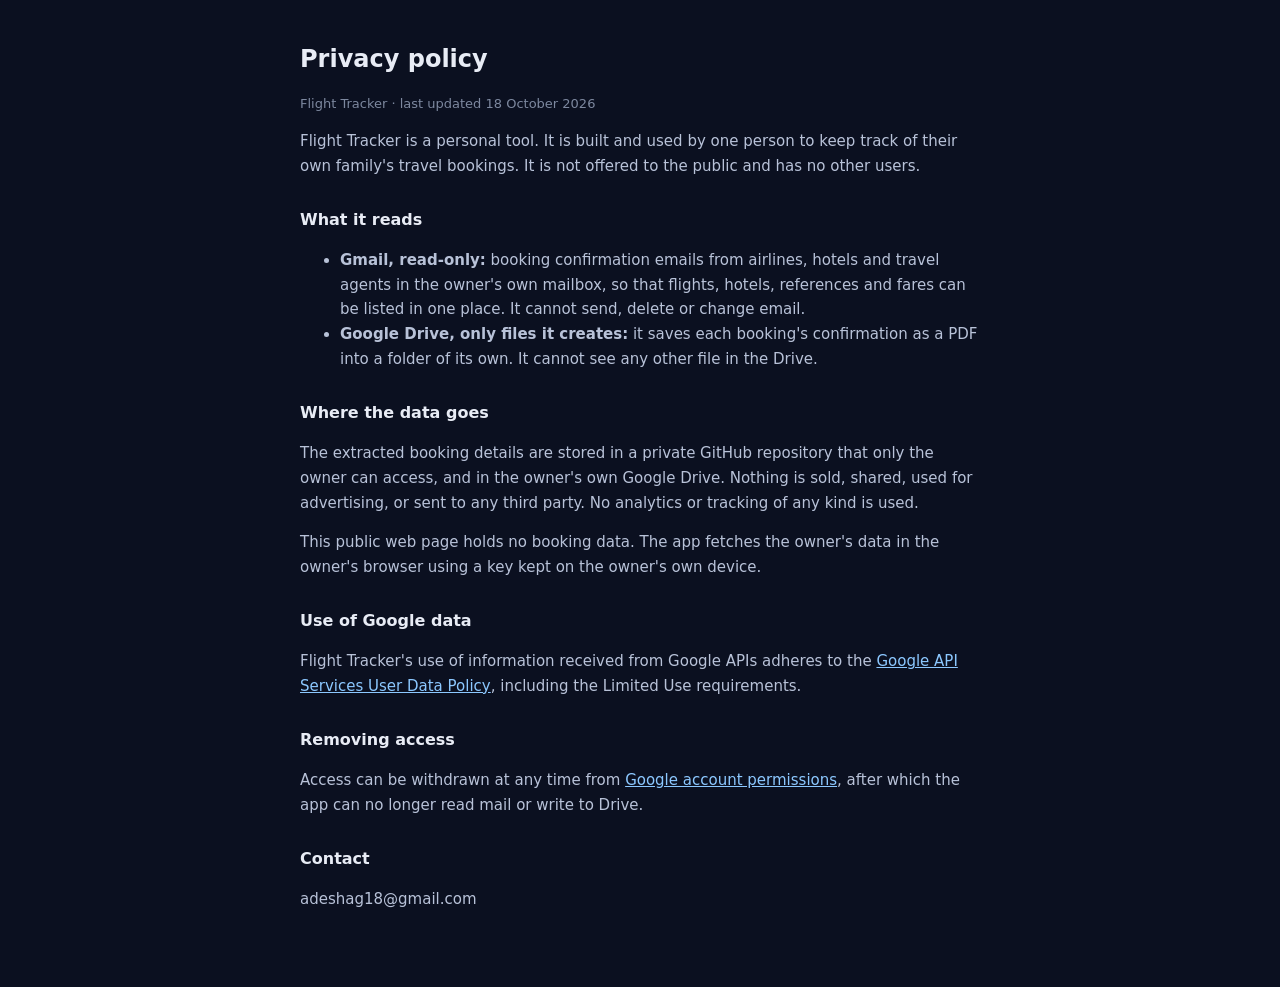
<file: privacy.html>
<!DOCTYPE html>
<html lang="en"><head>
<meta charset="utf-8">
<meta name="viewport" content="width=device-width,initial-scale=1">
<title>Privacy - Flight Tracker</title>
<style>
 body{margin:0;background:#0b1020;color:#e8ecf5;
   font:15px/1.65 ui-sans-serif,system-ui,-apple-system,Segoe UI,Roboto,sans-serif}
 .box{max-width:680px;margin:0 auto;padding:40px 20px 60px}
 h1{font-size:24px;margin:0 0 6px}
 h2{font-size:16px;margin:28px 0 6px}
 p,li{color:#b8c2d8}
 .dim{color:#7d889f;font-size:13px}
 a{color:#8cc8ff}
</style>
</head><body>
<div class="box">
  <h1>Privacy policy</h1>
  <p class="dim">Flight Tracker &middot; last updated 18 October 2026</p>

  <p>Flight Tracker is a personal tool. It is built and used by one person
  to keep track of their own family's travel bookings. It is not offered to
  the public and has no other users.</p>

  <h2>What it reads</h2>
  <ul>
    <li><b>Gmail, read-only:</b> booking confirmation emails from airlines,
    hotels and travel agents in the owner's own mailbox, so that flights,
    hotels, references and fares can be listed in one place. It cannot send,
    delete or change email.</li>
    <li><b>Google Drive, only files it creates:</b> it saves each booking's
    confirmation as a PDF into a folder of its own. It cannot see any other
    file in the Drive.</li>
  </ul>

  <h2>Where the data goes</h2>
  <p>The extracted booking details are stored in a private GitHub repository
  that only the owner can access, and in the owner's own Google Drive.
  Nothing is sold, shared, used for advertising, or sent to any third party.
  No analytics or tracking of any kind is used.</p>

  <p>This public web page holds no booking data. The app fetches the owner's
  data in the owner's browser using a key kept on the owner's own device.</p>

  <h2>Use of Google data</h2>
  <p>Flight Tracker's use of information received from Google APIs adheres
  to the <a href="https://developers.google.com/terms/api-services-user-data-policy">Google
  API Services User Data Policy</a>, including the Limited Use
  requirements.</p>

  <h2>Removing access</h2>
  <p>Access can be withdrawn at any time from
  <a href="https://myaccount.google.com/permissions">Google account
  permissions</a>, after which the app can no longer read mail or write to
  Drive.</p>

  <h2>Contact</h2>
  <p>adeshag18@gmail.com</p>
</div>
</body></html>
</file>
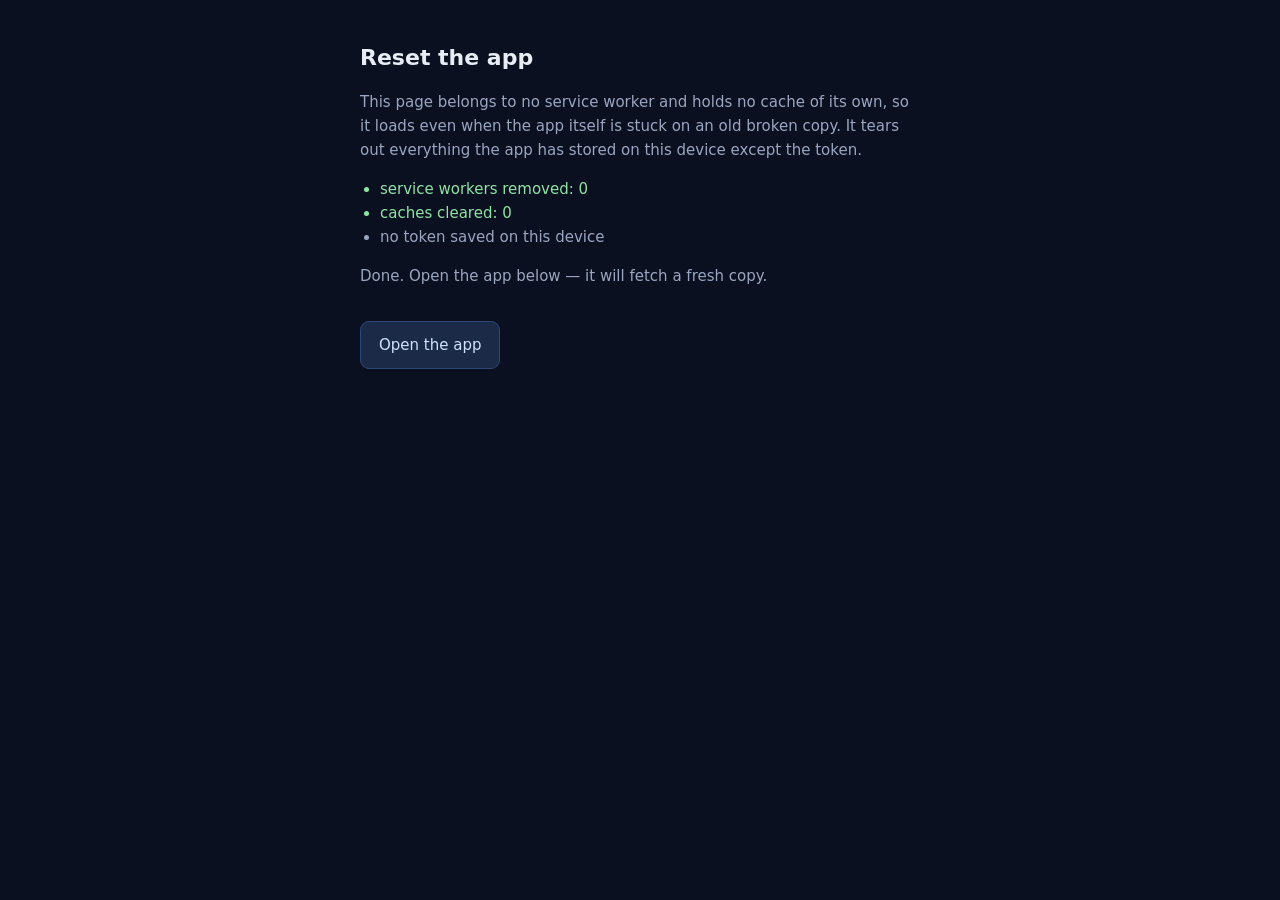
<file: reset.html>
<!DOCTYPE html>
<html lang="en"><head>
<meta charset="utf-8">
<meta name="viewport" content="width=device-width,initial-scale=1">
<title>Reset the app</title>
<style>
 body{margin:0;background:#0b1020;color:#e8ecf5;font:15px/1.6 ui-sans-serif,
   system-ui,-apple-system,Segoe UI,Roboto,sans-serif}
 .box{max-width:560px;margin:0 auto;padding:40px 20px}
 h1{font-size:22px;margin:0 0 14px}
 p{color:#9aa6bf}
 .ok{color:#8fe3a4}
 .bad{color:#ffb4a2}
 ul{color:#9aa6bf;padding-left:20px}
 a.go{display:inline-block;margin-top:18px;padding:11px 18px;border-radius:9px;
   background:#1b2a47;color:#cfe3ff;border:1px solid #2c4877;
   text-decoration:none}
</style>
</head><body>
<div class="box">
  <h1>Reset the app</h1>
  <p>This page belongs to no service worker and holds no cache of its own, so
  it loads even when the app itself is stuck on an old broken copy. It tears
  out everything the app has stored on this device except the token.</p>
  <ul id="log"></ul>
  <p id="done"></p>
  <a class="go" id="back" href="./?reset=1" hidden>Open the app</a>
</div>
<script>
const log = document.getElementById('log');
const say = (text, cls) => {
  const li = document.createElement('li');
  li.textContent = text;
  if (cls) li.className = cls;
  log.appendChild(li);
};

(async () => {
  try {
    const regs = await navigator.serviceWorker.getRegistrations();
    for (const r of regs) await r.unregister();
    say(`service workers removed: ${regs.length}`, 'ok');
  } catch (e) { say('could not remove service workers: ' + e.message, 'bad'); }

  try {
    const keys = await caches.keys();
    await Promise.all(keys.map(k => caches.delete(k)));
    say(`caches cleared: ${keys.length}`, 'ok');
  } catch (e) { say('could not clear caches: ' + e.message, 'bad'); }

  // The token is deliberately left alone: it is the one thing here that is
  // tedious to replace, and it was never what was broken.
  try {
    const t = localStorage.getItem('ft.token');
    say(t ? 'your token is still saved' : 'no token saved on this device');
  } catch (e) { say('storage is not readable in this browser'); }

  document.getElementById('done').innerHTML =
    'Done. Open the app below \u2014 it will fetch a fresh copy.';
  document.getElementById('back').hidden = false;
})();
</script>
</body></html>
</file>
